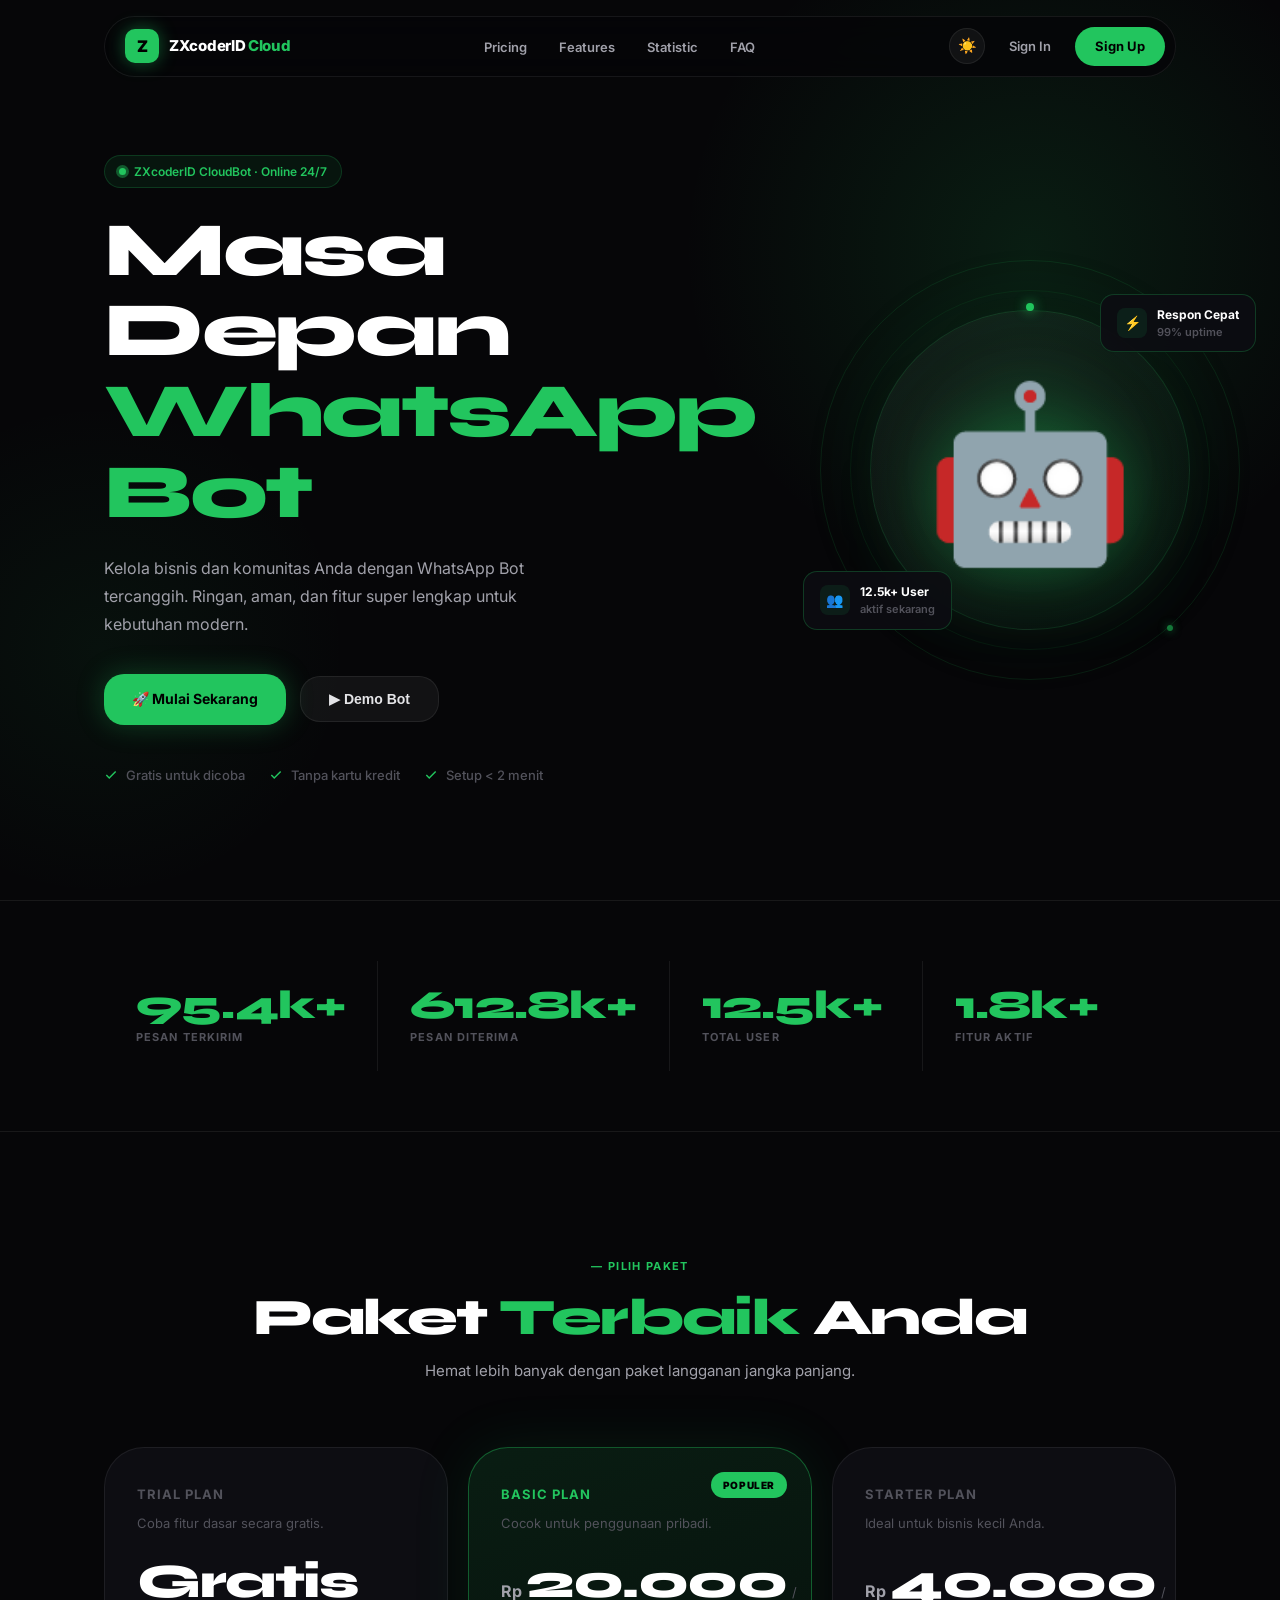
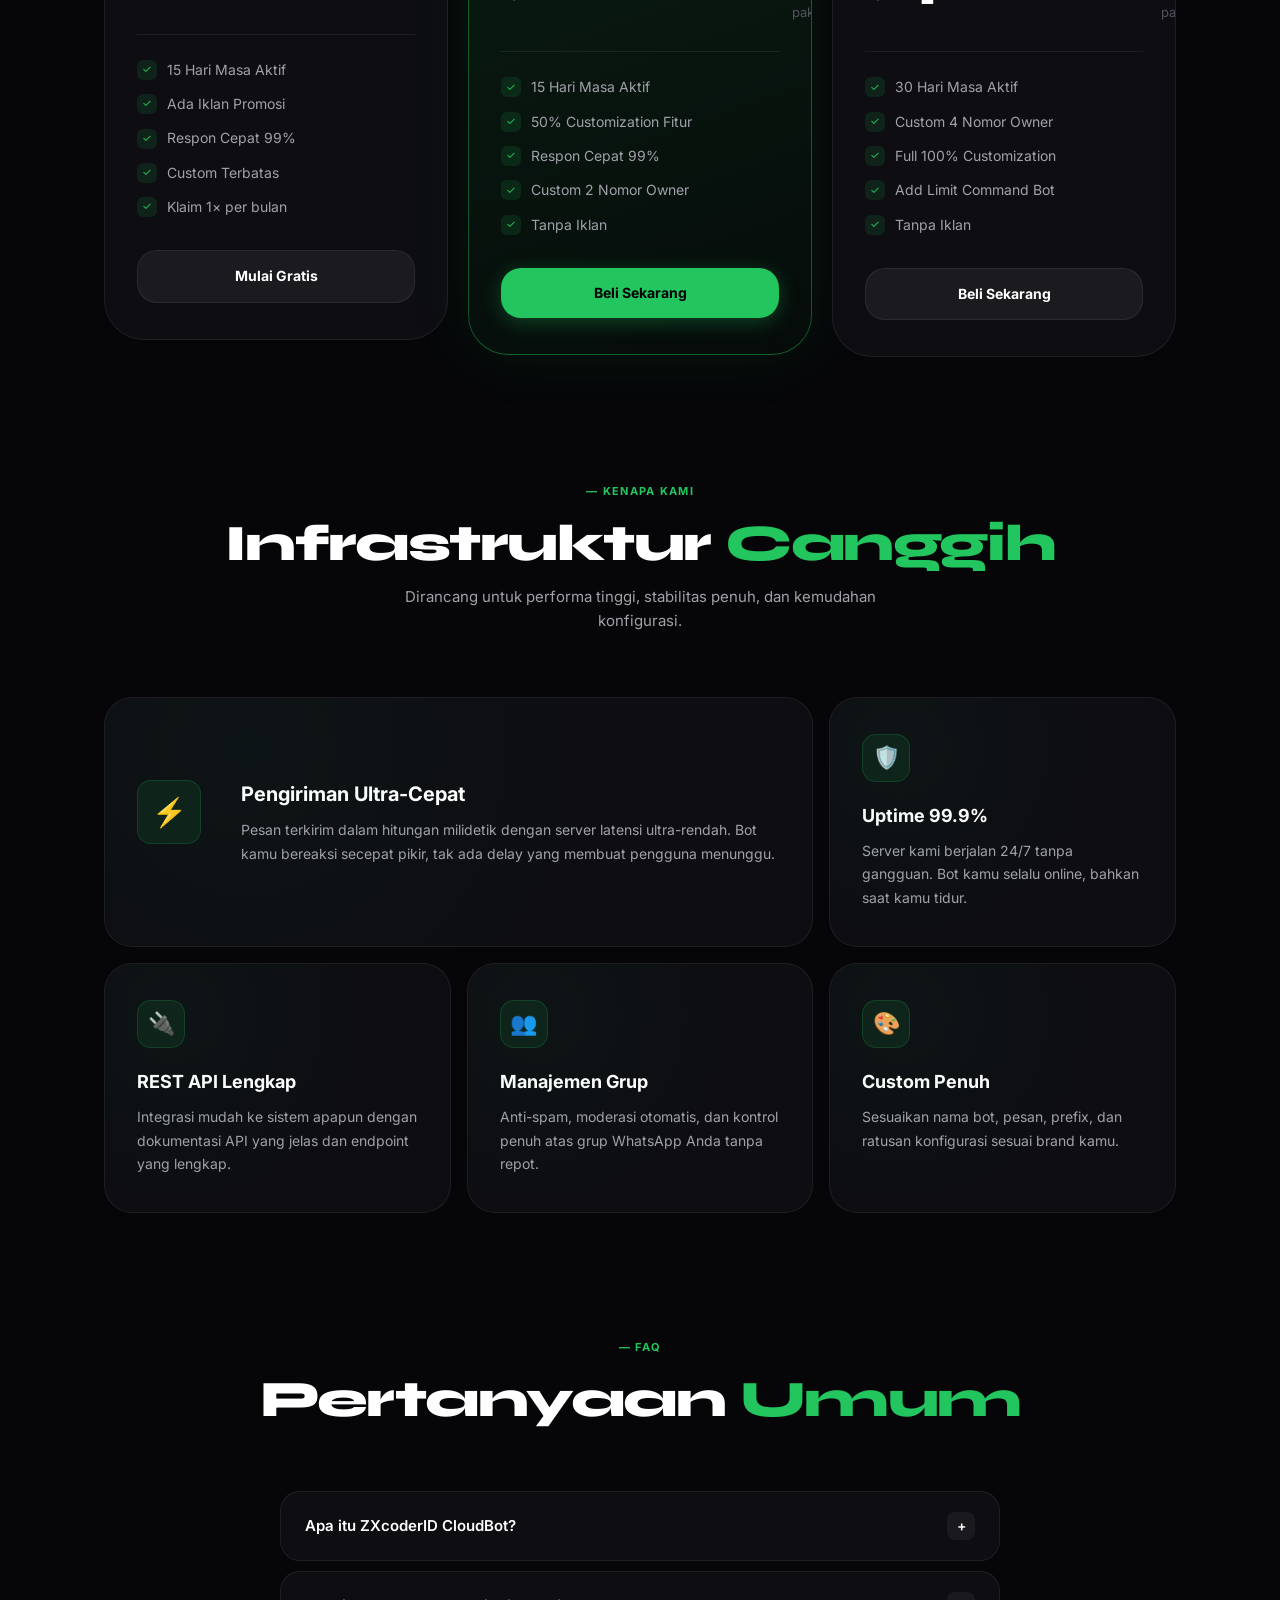
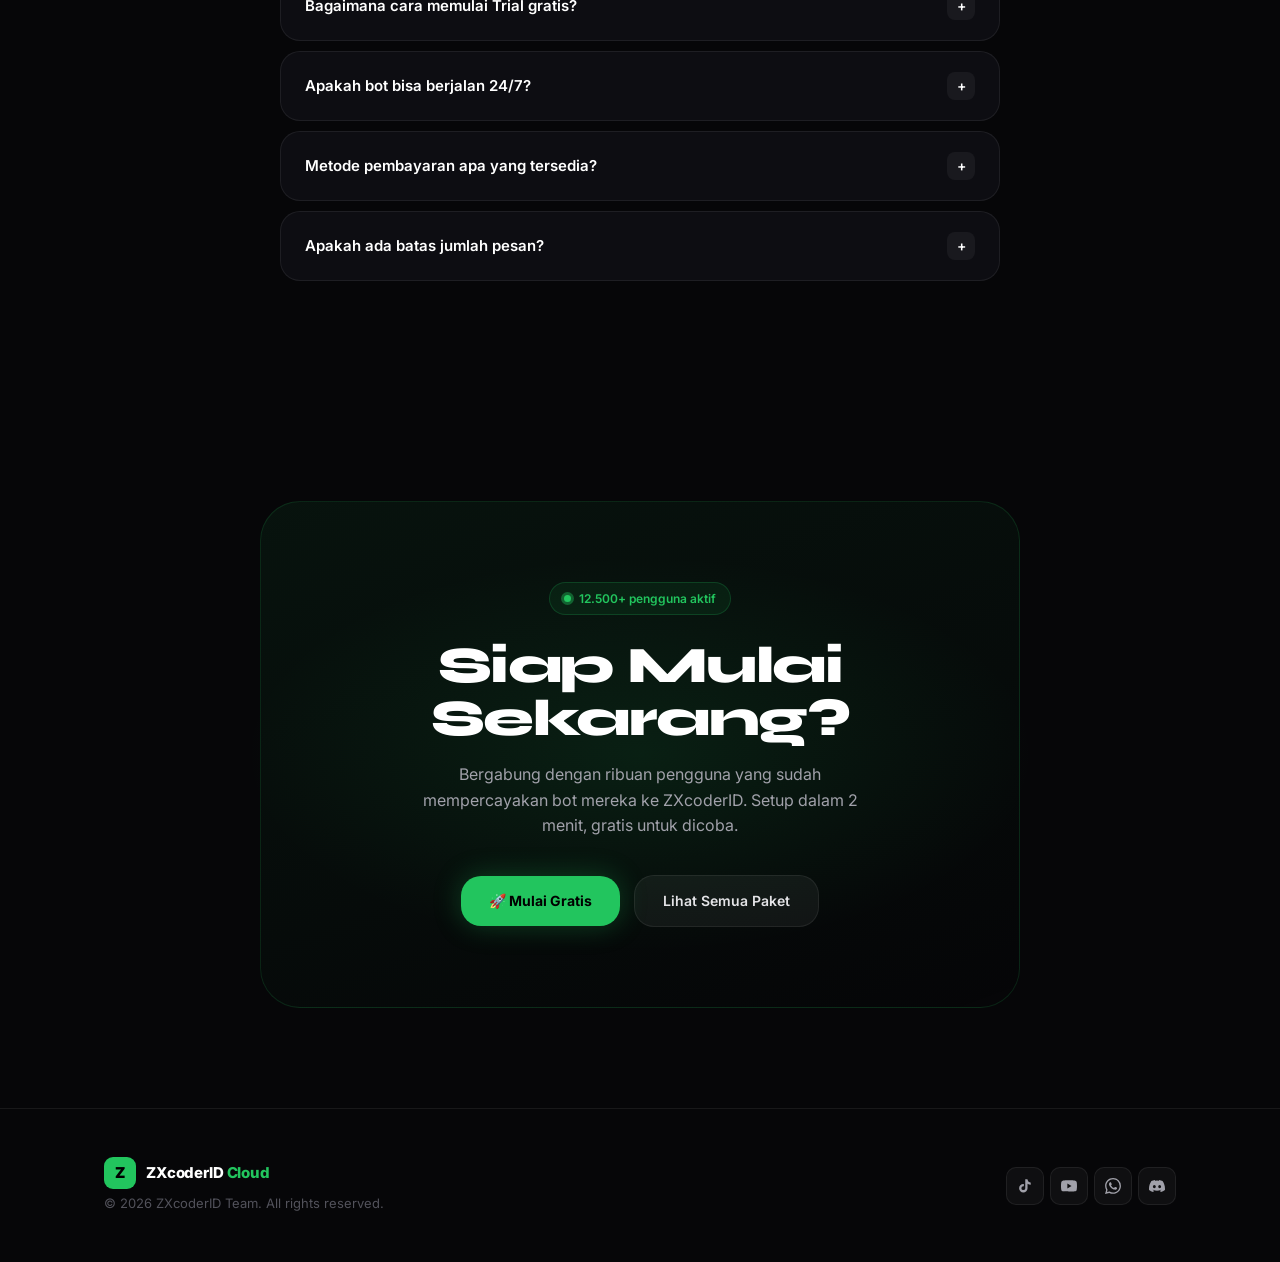
<file: index-1.html>
<!DOCTYPE html>
<html lang="id">
<head>
<meta charset="UTF-8">
<meta name="viewport" content="width=device-width, initial-scale=1.0">
<title>ZXcoderID Cloud — WhatsApp Bot Tercanggih</title>
<link rel="preconnect" href="https://fonts.googleapis.com">
<link rel="preconnect" href="https://fonts.gstatic.com" crossorigin>
<link href="https://fonts.googleapis.com/css2?family=Inter:wght@300;400;500;600;700;800;900&family=Syne:wght@700;800&display=swap" rel="stylesheet">
<style>
/* ─── RESET & BASE ───────────────────────────────── */
*,*::before,*::after{box-sizing:border-box;margin:0;padding:0}
html{scroll-behavior:smooth;-webkit-font-smoothing:antialiased}

:root{
  --bg:       #060608;
  --bg-2:     #0d0d12;
  --bg-card:  rgba(255,255,255,0.030);
  --border:   rgba(255,255,255,0.07);
  --border-g: rgba(34,197,94,0.25);
  --green:    #22c55e;
  --green-2:  #16a34a;
  --green-dim:rgba(34,197,94,0.10);
  --white:    #ffffff;
  --gray-1:   #e4e4e7;
  --gray-2:   #a1a1aa;
  --gray-3:   #52525b;
  --gray-4:   #27272a;
  --radius-s: 12px;
  --radius-m: 20px;
  --radius-l: 28px;
  --radius-xl:40px;
}

body{
  background:var(--bg);
  color:var(--white);
  font-family:'Inter',sans-serif;
  font-size:16px;
  line-height:1.6;
  overflow-x:hidden;
}

/* ─── SCROLLBAR ──────────────────────────────────── */
::-webkit-scrollbar{width:5px}
::-webkit-scrollbar-track{background:var(--bg)}
::-webkit-scrollbar-thumb{background:var(--gray-4);border-radius:99px}

/* ─── TYPOGRAPHY ─────────────────────────────────── */
.display{font-family:'Syne',sans-serif;font-weight:800;line-height:1.05;letter-spacing:-0.03em}
.label-tag{font-size:11px;font-weight:700;letter-spacing:.12em;text-transform:uppercase}

/* ─── UTILITIES ──────────────────────────────────── */
.container{max-width:1120px;margin:0 auto;padding:0 24px}
@media(max-width:768px){.container{padding:0 18px}}

.glass{
  background:var(--bg-card);
  border:1px solid var(--border);
  backdrop-filter:blur(16px);
}
.badge{
  display:inline-flex;align-items:center;gap:8px;
  background:rgba(34,197,94,0.08);
  border:1px solid rgba(34,197,94,0.20);
  color:var(--green);
  padding:6px 14px;border-radius:99px;
  font-size:12px;font-weight:600;
}
.badge-dot{
  width:7px;height:7px;border-radius:50%;
  background:var(--green);
  position:relative;
}
.badge-dot::after{
  content:'';position:absolute;inset:-3px;
  border-radius:50%;background:var(--green);
  opacity:.4;animation:pulse 2s ease infinite;
}
@keyframes pulse{0%,100%{transform:scale(1);opacity:.4}50%{transform:scale(1.8);opacity:0}}

.btn-primary{
  display:inline-flex;align-items:center;gap:9px;
  background:var(--green);color:#000;
  padding:14px 28px;border-radius:var(--radius-m);
  font-size:14px;font-weight:700;text-decoration:none;
  border:none;cursor:pointer;
  transition:background .2s,transform .18s,box-shadow .2s;
  box-shadow:0 0 28px rgba(34,197,94,0.28);
}
.btn-primary:hover{background:#1eaf52;transform:translateY(-2px);box-shadow:0 8px 36px rgba(34,197,94,0.38)}

.btn-ghost{
  display:inline-flex;align-items:center;gap:9px;
  background:rgba(255,255,255,0.05);
  border:1px solid var(--border);
  color:var(--gray-1);
  padding:14px 28px;border-radius:var(--radius-m);
  font-size:14px;font-weight:600;text-decoration:none;
  cursor:pointer;
  transition:background .2s,border-color .2s,transform .18s;
}
.btn-ghost:hover{background:rgba(255,255,255,0.09);border-color:rgba(255,255,255,0.14);transform:translateY(-2px)}

/* ─── REVEAL ANIMATION ───────────────────────────── */
.reveal{opacity:0;transform:translateY(32px);transition:opacity .65s ease,transform .65s ease}
.reveal.in{opacity:1;transform:none}
.reveal[data-delay="1"]{transition-delay:.1s}
.reveal[data-delay="2"]{transition-delay:.2s}
.reveal[data-delay="3"]{transition-delay:.3s}
.reveal[data-delay="4"]{transition-delay:.4s}

/* ─── NAVBAR ─────────────────────────────────────── */
nav{
  position:fixed;top:0;left:0;right:0;z-index:200;
  padding:16px 0;
}
nav .inner{
  max-width:1120px;margin:0 auto;padding:0 24px;
  display:flex;align-items:center;justify-content:space-between;
  gap:16px;
}
.nav-pill{
  display:flex;align-items:center;justify-content:space-between;
  background:rgba(6,6,8,0.82);
  border:1px solid rgba(255,255,255,0.07);
  border-radius:99px;
  padding:10px 10px 10px 20px;
  backdrop-filter:blur(24px);
  width:100%;
  gap:12px;
}
.nav-logo{
  display:flex;align-items:center;gap:10px;
  text-decoration:none;color:var(--white);flex-shrink:0;
}
.nav-logo-icon{
  width:34px;height:34px;background:var(--green);
  border-radius:10px;display:flex;align-items:center;justify-content:center;
  font-size:16px;font-weight:900;color:#000;
  box-shadow:0 0 18px rgba(34,197,94,0.45);
  flex-shrink:0;
}
.nav-logo span{font-size:15px;font-weight:800;letter-spacing:-.02em}
.nav-logo span em{font-style:normal;color:var(--green)}

.nav-links{
  display:flex;align-items:center;gap:4px;
  list-style:none;
}
.nav-links a{
  padding:8px 14px;border-radius:99px;
  font-size:13px;font-weight:600;color:var(--gray-2);
  text-decoration:none;transition:color .18s,background .18s;
}
.nav-links a:hover{color:var(--white);background:rgba(255,255,255,0.06)}

.nav-actions{display:flex;align-items:center;gap:8px;flex-shrink:0}
.nav-btn-sign{
  padding:9px 20px;border-radius:99px;
  font-size:13px;font-weight:700;
  background:var(--green);color:#000;
  text-decoration:none;transition:background .18s;
  white-space:nowrap;
}
.nav-btn-sign:hover{background:#1eaf52}
.nav-btn-login{
  padding:9px 16px;border-radius:99px;
  font-size:13px;font-weight:600;
  color:var(--gray-2);text-decoration:none;
  transition:color .18s;white-space:nowrap;
}
.nav-btn-login:hover{color:var(--white)}

/* theme toggle */
.theme-btn{
  width:36px;height:36px;border-radius:99px;
  background:rgba(255,255,255,0.05);
  border:1px solid var(--border);
  display:flex;align-items:center;justify-content:center;
  cursor:pointer;font-size:15px;transition:background .18s;
}
.theme-btn:hover{background:rgba(255,255,255,0.10)}

/* mobile burger */
.burger{
  display:none;width:38px;height:38px;
  background:rgba(255,255,255,0.05);
  border:1px solid var(--border);
  border-radius:10px;
  align-items:center;justify-content:center;
  cursor:pointer;flex-direction:column;gap:5px;
}
.burger span{
  display:block;width:18px;height:1.5px;
  background:var(--white);border-radius:2px;
  transition:transform .25s,opacity .25s;
}
.burger.open span:nth-child(1){transform:translateY(6.5px) rotate(45deg)}
.burger.open span:nth-child(2){opacity:0}
.burger.open span:nth-child(3){transform:translateY(-6.5px) rotate(-45deg)}

/* mobile menu */
.mobile-nav{
  display:none;
  position:fixed;top:0;left:0;right:0;bottom:0;
  background:rgba(6,6,8,.97);
  z-index:190;
  padding:90px 24px 32px;
  flex-direction:column;gap:6px;
}
.mobile-nav.open{display:flex}
.mobile-nav a{
  display:flex;align-items:center;justify-content:space-between;
  padding:16px 20px;border-radius:16px;
  background:rgba(255,255,255,0.03);border:1px solid var(--border);
  font-size:15px;font-weight:700;color:var(--white);
  text-decoration:none;transition:background .18s,border-color .18s;
}
.mobile-nav a:hover{background:rgba(34,197,94,0.07);border-color:var(--border-g)}
.mobile-nav-btns{display:grid;grid-template-columns:1fr 1fr;gap:10px;margin-top:12px}
.mobile-nav-btns a{
  justify-content:center;padding:15px;
  font-size:14px;
}
.mobile-nav-btns a.primary{background:var(--green);color:#000;border-color:transparent}

@media(max-width:900px){
  .nav-links,.nav-btn-login{display:none}
  .burger{display:flex}
}

/* ─── HERO ───────────────────────────────────────── */
#hero{
  min-height:100vh;
  display:flex;align-items:center;
  padding:120px 0 80px;
  position:relative;overflow:hidden;
}
.hero-glow{
  position:absolute;
  width:700px;height:700px;
  background:radial-gradient(circle,rgba(34,197,94,0.12) 0%,transparent 70%);
  top:-100px;right:-100px;
  pointer-events:none;
}
.hero-glow-2{
  position:absolute;
  width:500px;height:500px;
  background:radial-gradient(circle,rgba(34,197,94,0.06) 0%,transparent 70%);
  bottom:0;left:-150px;
  pointer-events:none;
}
.hero-grid{
  display:grid;grid-template-columns:1fr 1fr;
  align-items:center;gap:64px;
  position:relative;z-index:1;
}
@media(max-width:900px){
  .hero-grid{grid-template-columns:1fr;text-align:center;gap:48px}
  .hero-actions{justify-content:center}
}
.hero-eyebrow{margin-bottom:22px}
.hero-title{
  font-size:clamp(44px,6vw,80px);
  color:var(--white);margin-bottom:22px;
}
.hero-title .accent{color:var(--green)}
.hero-subtitle{
  font-size:16px;color:var(--gray-2);
  max-width:440px;line-height:1.75;
  margin-bottom:36px;
}
@media(max-width:900px){.hero-subtitle{margin-left:auto;margin-right:auto}}
.hero-actions{display:flex;align-items:center;gap:14px;flex-wrap:wrap}
.hero-note{
  margin-top:40px;
  display:flex;align-items:center;gap:24px;flex-wrap:wrap;
}
@media(max-width:900px){.hero-note{justify-content:center}}
.hero-note-item{
  display:flex;align-items:center;gap:8px;
  font-size:13px;color:var(--gray-3);font-weight:500;
}
.hero-note-item svg{color:var(--green)}

/* Bot visual */
.hero-visual{
  display:flex;align-items:center;justify-content:center;
  position:relative;
}
.bot-ring{
  position:relative;
  width:min(420px,90vw);height:min(420px,90vw);
}
.bot-ring-outer{
  position:absolute;inset:0;border-radius:50%;
  border:1px solid rgba(34,197,94,0.12);
  animation:spin-slow 18s linear infinite;
}
.bot-ring-outer::before{
  content:'';position:absolute;
  width:8px;height:8px;background:var(--green);border-radius:50%;
  top:10%;left:50%;transform:translateX(-50%);
  box-shadow:0 0 12px var(--green);
}
.bot-ring-inner{
  position:absolute;inset:30px;border-radius:50%;
  border:1px solid rgba(34,197,94,0.08);
  animation:spin-slow 12s linear infinite reverse;
}
.bot-ring-inner::before{
  content:'';position:absolute;
  width:6px;height:6px;background:rgba(34,197,94,0.6);border-radius:50%;
  bottom:5%;right:10%;
  box-shadow:0 0 8px rgba(34,197,94,0.6);
}
@keyframes spin-slow{from{transform:rotate(0deg)}to{transform:rotate(360deg)}}

.bot-card{
  position:absolute;inset:50px;
  background:linear-gradient(145deg,rgba(255,255,255,0.05) 0%,rgba(34,197,94,0.04) 100%);
  border:1px solid rgba(34,197,94,0.15);
  border-radius:50%;
  display:flex;align-items:center;justify-content:center;
  box-shadow:0 0 80px rgba(34,197,94,0.08),inset 0 0 60px rgba(34,197,94,0.03);
}
.bot-avatar{font-size:clamp(100px,18vw,170px);line-height:1;filter:drop-shadow(0 0 40px rgba(34,197,94,0.5))}

.hero-float-badge{
  position:absolute;
  background:rgba(13,13,18,0.90);
  border:1px solid var(--border-g);
  border-radius:14px;padding:10px 16px;
  display:flex;align-items:center;gap:10px;
  font-size:12px;font-weight:600;
  backdrop-filter:blur(12px);
  animation:float 4s ease-in-out infinite;
}
.hero-float-badge.top-right{top:8%;right:-4%;animation-delay:0s}
.hero-float-badge.bottom-left{bottom:12%;left:-4%;animation-delay:2s}
.hero-float-badge .icon{
  width:30px;height:30px;background:var(--green-dim);
  border-radius:8px;display:flex;align-items:center;justify-content:center;
  font-size:14px;
}
@keyframes float{0%,100%{transform:translateY(0)}50%{transform:translateY(-8px)}}
@media(max-width:900px){
  .hero-float-badge.top-right{right:0;top:0}
  .hero-float-badge.bottom-left{left:0;bottom:2%}
}

/* ─── STATS BAR ──────────────────────────────────── */
#stats{padding:60px 0;border-top:1px solid var(--border);border-bottom:1px solid var(--border)}
.stats-grid{
  display:grid;grid-template-columns:repeat(4,1fr);
  gap:0;
}
.stat-item{
  padding:24px 32px;
  border-right:1px solid var(--border);
  position:relative;
}
.stat-item:last-child{border-right:none}
@media(max-width:768px){
  .stats-grid{grid-template-columns:repeat(2,1fr)}
  .stat-item:nth-child(2){border-right:none}
  .stat-item:nth-child(3){border-right:1px solid var(--border)}
  .stat-item{border-bottom:1px solid var(--border)}
  .stat-item:nth-child(3),.stat-item:nth-child(4){border-bottom:none}
}
.stat-num{
  font-family:'Syne',sans-serif;
  font-size:clamp(28px,4vw,40px);
  font-weight:800;color:var(--green);
  letter-spacing:-.02em;line-height:1;
  margin-bottom:4px;
}
.stat-label{font-size:11px;font-weight:700;letter-spacing:.10em;text-transform:uppercase;color:var(--gray-3)}

/* ─── PRICING ────────────────────────────────────── */
#pricing{padding:120px 0}
.section-header{text-align:center;margin-bottom:64px}
.section-eyebrow{
  display:inline-flex;align-items:center;gap:8px;
  font-size:11px;font-weight:700;letter-spacing:.12em;text-transform:uppercase;
  color:var(--green);margin-bottom:16px;
}
.section-title{
  font-size:clamp(32px,4vw,52px);
  color:var(--white);margin-bottom:14px;
}
.section-title .accent{color:var(--green)}
.section-sub{font-size:15px;color:var(--gray-2);max-width:480px;margin:0 auto}

.pricing-grid{
  display:grid;grid-template-columns:repeat(3,1fr);
  gap:20px;align-items:start;
}
@media(max-width:900px){
  .pricing-grid{grid-template-columns:1fr;max-width:440px;margin:0 auto}
}

.pricing-card{
  border-radius:var(--radius-xl);
  padding:36px 32px;
  display:flex;flex-direction:column;gap:0;
  position:relative;overflow:hidden;
  transition:transform .3s ease,box-shadow .3s ease;
}
.pricing-card:hover{transform:translateY(-6px)}

.pricing-card.default{
  background:var(--bg-2);
  border:1px solid var(--border);
}
.pricing-card.default:hover{box-shadow:0 20px 60px rgba(0,0,0,0.4)}

.pricing-card.featured{
  background:linear-gradient(160deg,rgba(34,197,94,0.12) 0%,rgba(22,163,74,0.04) 100%);
  border:1.5px solid rgba(34,197,94,0.40);
  box-shadow:0 0 60px rgba(34,197,94,0.10);
  /* slight scale handled by padding compensation */
}
.pricing-card.featured:hover{box-shadow:0 24px 70px rgba(34,197,94,0.20)}

.pricing-badge{
  position:absolute;top:24px;right:24px;
  background:var(--green);color:#000;
  font-size:10px;font-weight:900;letter-spacing:.06em;text-transform:uppercase;
  padding:5px 12px;border-radius:99px;
}
.pricing-plan-name{
  font-size:13px;font-weight:700;letter-spacing:.08em;text-transform:uppercase;
  color:var(--gray-3);margin-bottom:8px;
}
.pricing-card.featured .pricing-plan-name{color:var(--green)}
.pricing-desc{font-size:13px;color:var(--gray-3);margin-bottom:24px}
.pricing-price{
  margin-bottom:28px;
  display:flex;align-items:baseline;gap:4px;
}
.price-currency{font-size:16px;font-weight:700;color:var(--gray-2)}
.price-amount{
  font-family:'Syne',sans-serif;
  font-size:48px;font-weight:800;color:var(--white);
  line-height:1;letter-spacing:-.03em;
}
.price-period{font-size:13px;color:var(--gray-3);margin-left:2px}
.price-free{
  font-family:'Syne',sans-serif;
  font-size:48px;font-weight:800;color:var(--white);
  line-height:1;letter-spacing:-.03em;
}
.pricing-divider{
  height:1px;background:var(--border);
  margin-bottom:24px;
}
.pricing-features{
  list-style:none;display:flex;flex-direction:column;gap:12px;
  margin-bottom:32px;flex:1;
}
.pricing-features li{
  display:flex;align-items:center;gap:10px;
  font-size:14px;color:var(--gray-2);
}
.pricing-features li .check{
  width:20px;height:20px;border-radius:6px;
  background:rgba(34,197,94,0.12);flex-shrink:0;
  display:flex;align-items:center;justify-content:center;
  font-size:11px;color:var(--green);
}
.pricing-cta{
  display:block;text-align:center;
  padding:14px;border-radius:var(--radius-m);
  font-size:14px;font-weight:700;text-decoration:none;
  transition:transform .18s,opacity .18s,background .18s;
}
.pricing-cta:hover{transform:translateY(-2px);opacity:.92}
.cta-default{
  background:rgba(255,255,255,0.06);
  border:1px solid var(--border);
  color:var(--white);
}
.cta-featured{
  background:var(--green);color:#000;
  box-shadow:0 4px 20px rgba(34,197,94,0.30);
}

/* ─── FEATURES ───────────────────────────────────── */
#features{padding:0 0 120px}
.features-bento{
  display:grid;
  grid-template-columns:repeat(12,1fr);
  grid-template-rows:auto;
  gap:16px;
}
.feat-card{
  background:var(--bg-2);
  border:1px solid var(--border);
  border-radius:var(--radius-l);
  padding:36px 32px;
  transition:border-color .3s,transform .3s;
  position:relative;overflow:hidden;
}
.feat-card::before{
  content:'';position:absolute;
  inset:0;border-radius:var(--radius-l);
  background:radial-gradient(circle at 20% 20%,rgba(34,197,94,0.04) 0%,transparent 60%);
  pointer-events:none;
}
.feat-card:hover{border-color:rgba(34,197,94,0.20);transform:translateY(-4px)}

.feat-card.span-4{grid-column:span 4}
.feat-card.span-6{grid-column:span 6}
.feat-card.span-8{grid-column:span 8}
.feat-card.span-12{grid-column:span 12}

@media(max-width:900px){
  .feat-card.span-4,.feat-card.span-6,.feat-card.span-8,.feat-card.span-12{grid-column:span 12}
}

.feat-icon{
  width:48px;height:48px;border-radius:14px;
  background:rgba(34,197,94,0.10);
  border:1px solid rgba(34,197,94,0.18);
  display:flex;align-items:center;justify-content:center;
  font-size:22px;margin-bottom:20px;
}
.feat-title{font-size:18px;font-weight:700;margin-bottom:8px}
.feat-desc{font-size:14px;color:var(--gray-2);line-height:1.7}

/* wide feature card */
.feat-card.wide{
  display:flex;align-items:center;gap:40px;
}
@media(max-width:768px){.feat-card.wide{flex-direction:column;gap:24px}}
.feat-card.wide .feat-icon{width:64px;height:64px;font-size:28px;flex-shrink:0}
.feat-card.wide .feat-text .feat-title{font-size:20px}

/* ─── FAQ ────────────────────────────────────────── */
#faq{padding:0 0 120px}
.faq-list{display:flex;flex-direction:column;gap:10px;max-width:720px;margin:0 auto}
.faq-item{
  background:var(--bg-2);border:1px solid var(--border);
  border-radius:var(--radius-m);overflow:hidden;
  transition:border-color .25s;
}
.faq-item.open{border-color:rgba(34,197,94,0.25)}
.faq-q{
  width:100%;display:flex;align-items:center;justify-content:space-between;
  gap:16px;padding:20px 24px;
  background:none;border:none;color:var(--white);
  font-size:15px;font-weight:600;font-family:'Inter',sans-serif;
  text-align:left;cursor:pointer;
  transition:color .18s;
}
.faq-q:hover{color:var(--green)}
.faq-icon{
  width:28px;height:28px;border-radius:8px;
  background:rgba(255,255,255,0.05);
  display:flex;align-items:center;justify-content:center;
  flex-shrink:0;font-size:14px;
  transition:transform .3s,background .2s;
}
.faq-item.open .faq-icon{transform:rotate(45deg);background:var(--green-dim)}
.faq-a{
  max-height:0;overflow:hidden;
  transition:max-height .35s ease,padding .35s ease;
  padding:0 24px;
}
.faq-a p{padding-bottom:20px;font-size:14px;color:var(--gray-2);line-height:1.75}
.faq-item.open .faq-a{max-height:300px;padding-bottom:0}

/* ─── CTA SECTION ────────────────────────────────── */
#cta{
  padding:100px 0;
  position:relative;overflow:hidden;
}
.cta-glow{
  position:absolute;
  width:800px;height:400px;
  background:radial-gradient(ellipse,rgba(34,197,94,0.10) 0%,transparent 70%);
  top:50%;left:50%;transform:translate(-50%,-50%);
  pointer-events:none;
}
.cta-inner{
  position:relative;z-index:1;
  text-align:center;
  background:linear-gradient(160deg,rgba(34,197,94,0.07) 0%,rgba(6,6,8,0) 100%);
  border:1px solid rgba(34,197,94,0.15);
  border-radius:var(--radius-xl);
  padding:80px 40px;
  max-width:760px;margin:0 auto;
}
.cta-inner h2{font-size:clamp(32px,4vw,52px);margin-bottom:16px}
.cta-inner p{font-size:16px;color:var(--gray-2);margin-bottom:36px;max-width:480px;margin-left:auto;margin-right:auto}
.cta-actions{display:flex;align-items:center;justify-content:center;gap:14px;flex-wrap:wrap}

/* ─── FOOTER ─────────────────────────────────────── */
footer{
  border-top:1px solid var(--border);
  padding:48px 0;
}
.footer-inner{
  display:flex;align-items:center;justify-content:space-between;
  flex-wrap:wrap;gap:24px;
}
.footer-logo{
  display:flex;align-items:center;gap:10px;
  text-decoration:none;color:var(--white);
}
.footer-logo-icon{
  width:32px;height:32px;background:var(--green);
  border-radius:9px;display:flex;align-items:center;justify-content:center;
  font-size:15px;font-weight:900;color:#000;
}
.footer-brand{font-size:15px;font-weight:800;letter-spacing:-.01em}
.footer-brand em{font-style:normal;color:var(--green)}
.footer-copy{font-size:13px;color:var(--gray-3);margin-top:4px}
.footer-socials{display:flex;align-items:center;gap:6px}
.footer-socials a{
  width:38px;height:38px;border-radius:10px;
  background:rgba(255,255,255,0.04);border:1px solid var(--border);
  display:flex;align-items:center;justify-content:center;
  font-size:16px;color:var(--gray-2);text-decoration:none;
  transition:color .18s,border-color .18s,background .18s;
}
.footer-socials a:hover{color:var(--green);border-color:var(--border-g);background:var(--green-dim)}

/* ─── LIGHT THEME ────────────────────────────────── */
body.light{
  --bg:#f4f6f4;
  --bg-2:#eef0ee;
  --bg-card:rgba(0,0,0,0.025);
  --border:rgba(0,0,0,0.08);
  --border-g:rgba(22,163,74,0.30);
  --white:#0f0f0f;
  --gray-1:#1a1a1a;
  --gray-2:#4a4a4a;
  --gray-3:#888;
  --gray-4:#ccc;
}
body.light nav{background:transparent}
body.light .nav-pill{background:rgba(244,246,244,0.88)}
</style>
</head>
<body>

<!-- ═══ NAVBAR ═══════════════════════════════════════ -->
<nav>
  <div class="inner">
    <div class="nav-pill">
      <a href="#" class="nav-logo">
        <div class="nav-logo-icon">Z</div>
        <span>ZXcoderID <em>Cloud</em></span>
      </a>

      <ul class="nav-links">
        <li><a href="#pricing">Pricing</a></li>
        <li><a href="#features">Features</a></li>
        <li><a href="#stats">Statistic</a></li>
        <li><a href="#faq">FAQ</a></li>
      </ul>

      <div class="nav-actions">
        <button class="theme-btn" id="themeBtn" title="Toggle theme">🌙</button>
        <a href="#" class="nav-btn-login">Sign In</a>
        <a href="#" class="nav-btn-sign">Sign Up</a>
        <button class="burger" id="burgerBtn" aria-label="Menu">
          <span></span><span></span><span></span>
        </button>
      </div>
    </div>
  </div>
</nav>

<!-- ═══ MOBILE MENU ══════════════════════════════════ -->
<div class="mobile-nav" id="mobileNav">
  <a href="#pricing">Pricing <span>→</span></a>
  <a href="#features">Features <span>→</span></a>
  <a href="#stats">Statistic <span>→</span></a>
  <a href="#faq">FAQ <span>→</span></a>
  <div class="mobile-nav-btns">
    <a href="#">Sign In</a>
    <a href="#" class="primary">Sign Up</a>
  </div>
</div>

<!-- ═══ HERO ══════════════════════════════════════════ -->
<section id="hero">
  <div class="hero-glow"></div>
  <div class="hero-glow-2"></div>
  <div class="container">
    <div class="hero-grid">

      <div>
        <div class="hero-eyebrow reveal">
          <div class="badge">
            <span class="badge-dot"></span>
            ZXcoderID CloudBot · Online 24/7
          </div>
        </div>
        <h1 class="display hero-title reveal" data-delay="1">
          Masa Depan<br>
          <span class="accent">WhatsApp<br>Bot</span>
        </h1>
        <p class="hero-subtitle reveal" data-delay="2">
          Kelola bisnis dan komunitas Anda dengan WhatsApp Bot tercanggih.
          Ringan, aman, dan fitur super lengkap untuk kebutuhan modern.
        </p>
        <div class="hero-actions reveal" data-delay="3">
          <a href="#" class="btn-primary">
            🚀 Mulai Sekarang
          </a>
          <button class="btn-ghost">▶ Demo Bot</button>
        </div>
        <div class="hero-note reveal" data-delay="4">
          <div class="hero-note-item">
            <svg width="14" height="14" fill="none" viewBox="0 0 24 24" stroke="currentColor" stroke-width="2.5"><polyline points="20 6 9 17 4 12"/></svg>
            Gratis untuk dicoba
          </div>
          <div class="hero-note-item">
            <svg width="14" height="14" fill="none" viewBox="0 0 24 24" stroke="currentColor" stroke-width="2.5"><polyline points="20 6 9 17 4 12"/></svg>
            Tanpa kartu kredit
          </div>
          <div class="hero-note-item">
            <svg width="14" height="14" fill="none" viewBox="0 0 24 24" stroke="currentColor" stroke-width="2.5"><polyline points="20 6 9 17 4 12"/></svg>
            Setup &lt; 2 menit
          </div>
        </div>
      </div>

      <div class="hero-visual reveal" data-delay="2">
        <div class="bot-ring">
          <div class="bot-ring-outer"></div>
          <div class="bot-ring-inner"></div>
          <div class="bot-card">
            <div class="bot-avatar">🤖</div>
          </div>
          <div class="hero-float-badge top-right">
            <div class="icon">⚡</div>
            <div>
              <div style="font-size:12px;font-weight:700;color:#fff">Respon Cepat</div>
              <div style="font-size:11px;color:var(--gray-3)">99% uptime</div>
            </div>
          </div>
          <div class="hero-float-badge bottom-left">
            <div class="icon">👥</div>
            <div>
              <div style="font-size:12px;font-weight:700;color:#fff">12.5k+ User</div>
              <div style="font-size:11px;color:var(--gray-3)">aktif sekarang</div>
            </div>
          </div>
        </div>
      </div>

    </div>
  </div>
</section>

<!-- ═══ STATS ══════════════════════════════════════════ -->
<section id="stats">
  <div class="container">
    <div class="stats-grid">
      <div class="stat-item reveal">
        <div class="stat-num">95.4k+</div>
        <div class="stat-label">Pesan Terkirim</div>
      </div>
      <div class="stat-item reveal" data-delay="1">
        <div class="stat-num">612.8k+</div>
        <div class="stat-label">Pesan Diterima</div>
      </div>
      <div class="stat-item reveal" data-delay="2">
        <div class="stat-num">12.5k+</div>
        <div class="stat-label">Total User</div>
      </div>
      <div class="stat-item reveal" data-delay="3">
        <div class="stat-num">1.8k+</div>
        <div class="stat-label">Fitur Aktif</div>
      </div>
    </div>
  </div>
</section>

<!-- ═══ PRICING ════════════════════════════════════════ -->
<section id="pricing">
  <div class="container">
    <div class="section-header reveal">
      <div class="section-eyebrow">— Pilih Paket</div>
      <h2 class="display section-title">Paket <span class="accent">Terbaik</span> Anda</h2>
      <p class="section-sub">Hemat lebih banyak dengan paket langganan jangka panjang.</p>
    </div>
    <div class="pricing-grid">

      <!-- Trial -->
      <div class="pricing-card default reveal">
        <div class="pricing-plan-name">Trial Plan</div>
        <div class="pricing-desc">Coba fitur dasar secara gratis.</div>
        <div class="pricing-price">
          <div class="price-free">Gratis</div>
        </div>
        <div class="pricing-divider"></div>
        <ul class="pricing-features">
          <li><span class="check">✓</span>15 Hari Masa Aktif</li>
          <li><span class="check">✓</span>Ada Iklan Promosi</li>
          <li><span class="check">✓</span>Respon Cepat 99%</li>
          <li><span class="check">✓</span>Custom Terbatas</li>
          <li><span class="check">✓</span>Klaim 1× per bulan</li>
        </ul>
        <a href="#" class="pricing-cta cta-default">Mulai Gratis</a>
      </div>

      <!-- Basic (Featured) -->
      <div class="pricing-card featured reveal" data-delay="1">
        <div class="pricing-badge">Populer</div>
        <div class="pricing-plan-name">Basic Plan</div>
        <div class="pricing-desc">Cocok untuk penggunaan pribadi.</div>
        <div class="pricing-price">
          <span class="price-currency">Rp</span>
          <span class="price-amount">20.000</span>
          <span class="price-period">/ paket</span>
        </div>
        <div class="pricing-divider"></div>
        <ul class="pricing-features">
          <li><span class="check">✓</span>15 Hari Masa Aktif</li>
          <li><span class="check">✓</span>50% Customization Fitur</li>
          <li><span class="check">✓</span>Respon Cepat 99%</li>
          <li><span class="check">✓</span>Custom 2 Nomor Owner</li>
          <li><span class="check">✓</span>Tanpa Iklan</li>
        </ul>
        <a href="#" class="pricing-cta cta-featured">Beli Sekarang</a>
      </div>

      <!-- Starter -->
      <div class="pricing-card default reveal" data-delay="2">
        <div class="pricing-plan-name">Starter Plan</div>
        <div class="pricing-desc">Ideal untuk bisnis kecil Anda.</div>
        <div class="pricing-price">
          <span class="price-currency">Rp</span>
          <span class="price-amount">40.000</span>
          <span class="price-period">/ paket</span>
        </div>
        <div class="pricing-divider"></div>
        <ul class="pricing-features">
          <li><span class="check">✓</span>30 Hari Masa Aktif</li>
          <li><span class="check">✓</span>Custom 4 Nomor Owner</li>
          <li><span class="check">✓</span>Full 100% Customization</li>
          <li><span class="check">✓</span>Add Limit Command Bot</li>
          <li><span class="check">✓</span>Tanpa Iklan</li>
        </ul>
        <a href="#" class="pricing-cta cta-default">Beli Sekarang</a>
      </div>

    </div>
  </div>
</section>

<!-- ═══ FEATURES ═══════════════════════════════════════ -->
<section id="features">
  <div class="container">
    <div class="section-header reveal">
      <div class="section-eyebrow">— Kenapa Kami</div>
      <h2 class="display section-title">Infrastruktur <span class="accent">Canggih</span></h2>
      <p class="section-sub">Dirancang untuk performa tinggi, stabilitas penuh, dan kemudahan konfigurasi.</p>
    </div>
    <div class="features-bento">

      <div class="feat-card span-8 wide reveal">
        <div class="feat-icon">⚡</div>
        <div class="feat-text">
          <div class="feat-title">Pengiriman Ultra-Cepat</div>
          <div class="feat-desc">Pesan terkirim dalam hitungan milidetik dengan server latensi ultra-rendah. Bot kamu bereaksi secepat pikir, tak ada delay yang membuat pengguna menunggu.</div>
        </div>
      </div>

      <div class="feat-card span-4 reveal" data-delay="1">
        <div class="feat-icon">🛡️</div>
        <div class="feat-title">Uptime 99.9%</div>
        <div class="feat-desc">Server kami berjalan 24/7 tanpa gangguan. Bot kamu selalu online, bahkan saat kamu tidur.</div>
      </div>

      <div class="feat-card span-4 reveal">
        <div class="feat-icon">🔌</div>
        <div class="feat-title">REST API Lengkap</div>
        <div class="feat-desc">Integrasi mudah ke sistem apapun dengan dokumentasi API yang jelas dan endpoint yang lengkap.</div>
      </div>

      <div class="feat-card span-4 reveal" data-delay="1">
        <div class="feat-icon">👥</div>
        <div class="feat-title">Manajemen Grup</div>
        <div class="feat-desc">Anti-spam, moderasi otomatis, dan kontrol penuh atas grup WhatsApp Anda tanpa repot.</div>
      </div>

      <div class="feat-card span-4 reveal" data-delay="2">
        <div class="feat-icon">🎨</div>
        <div class="feat-title">Custom Penuh</div>
        <div class="feat-desc">Sesuaikan nama bot, pesan, prefix, dan ratusan konfigurasi sesuai brand kamu.</div>
      </div>

    </div>
  </div>
</section>

<!-- ═══ FAQ ════════════════════════════════════════════ -->
<section id="faq">
  <div class="container">
    <div class="section-header reveal">
      <div class="section-eyebrow">— FAQ</div>
      <h2 class="display section-title">Pertanyaan <span class="accent">Umum</span></h2>
    </div>
    <div class="faq-list">

      <div class="faq-item reveal">
        <button class="faq-q">
          Apa itu ZXcoderID CloudBot?
          <span class="faq-icon">+</span>
        </button>
        <div class="faq-a"><p>ZXcoderID CloudBot adalah layanan WhatsApp Bot berbasis cloud yang memungkinkan kamu mengelola bot WhatsApp dengan mudah tanpa server sendiri. Daftar, pilih paket, dan koneksikan nomor — selesai.</p></div>
      </div>

      <div class="faq-item reveal" data-delay="1">
        <button class="faq-q">
          Bagaimana cara memulai Trial gratis?
          <span class="faq-icon">+</span>
        </button>
        <div class="faq-a"><p>Daftar akun, lalu klaim Trial Plan secara gratis di dashboard. Trial berlaku 15 hari dan bisa diklaim ulang setiap 1 bulan. Tidak perlu kartu kredit atau pembayaran apapun.</p></div>
      </div>

      <div class="faq-item reveal" data-delay="2">
        <button class="faq-q">
          Apakah bot bisa berjalan 24/7?
          <span class="faq-icon">+</span>
        </button>
        <div class="faq-a"><p>Ya, semua paket mendukung bot online 24/7 tanpa perlu menyalakan HP atau laptop. Server kami menjamin uptime 99.9% untuk memastikan bot selalu aktif melayani pengguna.</p></div>
      </div>

      <div class="faq-item reveal" data-delay="3">
        <button class="faq-q">
          Metode pembayaran apa yang tersedia?
          <span class="faq-icon">+</span>
        </button>
        <div class="faq-a"><p>Kami menerima transfer bank, QRIS, GoPay, OVO, Dana, dan dompet digital lainnya. Aktivasi bot berjalan otomatis setelah pembayaran diterima — biasanya dalam hitungan detik.</p></div>
      </div>

      <div class="faq-item reveal" data-delay="4">
        <button class="faq-q">
          Apakah ada batas jumlah pesan?
          <span class="faq-icon">+</span>
        </button>
        <div class="faq-a"><p>Tidak ada batas pesan harian pada paket Basic dan Starter. Semua paket dirancang untuk mampu menangani ribuan pesan per hari tanpa throttle.</p></div>
      </div>

    </div>
  </div>
</section>

<!-- ═══ CTA ════════════════════════════════════════════ -->
<section id="cta">
  <div class="cta-glow"></div>
  <div class="container">
    <div class="cta-inner reveal">
      <div class="badge" style="margin-bottom:24px">
        <span class="badge-dot"></span>
        12.500+ pengguna aktif
      </div>
      <h2 class="display">Siap <span class="accent">Mulai</span> Sekarang?</h2>
      <p>Bergabung dengan ribuan pengguna yang sudah mempercayakan bot mereka ke ZXcoderID. Setup dalam 2 menit, gratis untuk dicoba.</p>
      <div class="cta-actions">
        <a href="#" class="btn-primary">🚀 Mulai Gratis</a>
        <a href="#pricing" class="btn-ghost">Lihat Semua Paket</a>
      </div>
    </div>
  </div>
</section>

<!-- ═══ FOOTER ════════════════════════════════════════ -->
<footer>
  <div class="container">
    <div class="footer-inner">
      <div>
        <a href="#" class="footer-logo">
          <div class="footer-logo-icon">Z</div>
          <span class="footer-brand">ZXcoderID <em>Cloud</em></span>
        </a>
        <p class="footer-copy">© 2026 ZXcoderID Team. All rights reserved.</p>
      </div>
      <div class="footer-socials">
        <a href="#" title="TikTok">
          <svg width="16" height="16" viewBox="0 0 24 24" fill="currentColor"><path d="M19.59 6.69a4.83 4.83 0 01-3.77-4.25V2h-3.45v13.67a2.89 2.89 0 01-2.88 2.5 2.89 2.89 0 01-2.89-2.89 2.89 2.89 0 012.89-2.89c.28 0 .54.04.79.1V9.01a6.27 6.27 0 00-.79-.05 6.34 6.34 0 00-6.34 6.34 6.34 6.34 0 006.34 6.34 6.34 6.34 0 006.33-6.34V8.69a8.18 8.18 0 004.77 1.52V6.76a4.85 4.85 0 01-1-.07z"/></svg>
        </a>
        <a href="#" title="YouTube">
          <svg width="16" height="16" viewBox="0 0 24 24" fill="currentColor"><path d="M23.498 6.186a3.016 3.016 0 00-2.122-2.136C19.505 3.545 12 3.545 12 3.545s-7.505 0-9.377.505A3.017 3.017 0 00.502 6.186C0 8.07 0 12 0 12s0 3.93.502 5.814a3.016 3.016 0 002.122 2.136c1.871.505 9.376.505 9.376.505s7.505 0 9.377-.505a3.015 3.015 0 002.122-2.136C24 15.93 24 12 24 12s0-3.93-.502-5.814zM9.545 15.568V8.432L15.818 12l-6.273 3.568z"/></svg>
        </a>
        <a href="#" title="WhatsApp">
          <svg width="16" height="16" viewBox="0 0 24 24" fill="currentColor"><path d="M17.472 14.382c-.297-.149-1.758-.867-2.03-.967-.273-.099-.471-.148-.67.15-.197.297-.767.966-.94 1.164-.173.199-.347.223-.644.075-.297-.15-1.255-.463-2.39-1.475-.883-.788-1.48-1.761-1.653-2.059-.173-.297-.018-.458.13-.606.134-.133.298-.347.446-.52.149-.174.198-.298.298-.497.099-.198.05-.371-.025-.52-.075-.149-.669-1.612-.916-2.207-.242-.579-.487-.5-.669-.51-.173-.008-.371-.01-.57-.01-.198 0-.52.074-.792.372-.272.297-1.04 1.016-1.04 2.479 0 1.462 1.065 2.875 1.213 3.074.149.198 2.096 3.2 5.077 4.487.709.306 1.262.489 1.694.625.712.227 1.36.195 1.871.118.571-.085 1.758-.719 2.006-1.413.248-.694.248-1.289.173-1.413-.074-.124-.272-.198-.57-.347m-5.421 7.403h-.004a9.87 9.87 0 01-5.031-1.378l-.361-.214-3.741.982.998-3.648-.235-.374a9.86 9.86 0 01-1.51-5.26c.001-5.45 4.436-9.884 9.888-9.884 2.64 0 5.122 1.03 6.988 2.898a9.825 9.825 0 012.893 6.994c-.003 5.45-4.437 9.884-9.885 9.884m8.413-18.297A11.815 11.815 0 0012.05 0C5.495 0 .16 5.335.157 11.892c0 2.096.547 4.142 1.588 5.945L.057 24l6.305-1.654a11.882 11.882 0 005.683 1.448h.005c6.554 0 11.89-5.335 11.893-11.893a11.821 11.821 0 00-3.48-8.413z"/></svg>
        </a>
        <a href="#" title="Discord">
          <svg width="16" height="16" viewBox="0 0 24 24" fill="currentColor"><path d="M20.317 4.37a19.791 19.791 0 00-4.885-1.515.074.074 0 00-.079.037c-.21.375-.444.864-.608 1.25a18.27 18.27 0 00-5.487 0 12.64 12.64 0 00-.617-1.25.077.077 0 00-.079-.037A19.736 19.736 0 003.677 4.37a.07.07 0 00-.032.027C.533 9.046-.32 13.58.099 18.057.1 18.08.112 18.1.128 18.116a19.9 19.9 0 005.993 3.03.078.078 0 00.084-.028c.462-.63.874-1.295 1.226-1.994a.076.076 0 00-.041-.106 13.107 13.107 0 01-1.872-.892.077.077 0 01-.008-.128 10.2 10.2 0 00.372-.292.074.074 0 01.077-.01c3.928 1.793 8.18 1.793 12.062 0a.074.074 0 01.078.01c.12.098.246.198.373.292a.077.077 0 01-.006.127 12.299 12.299 0 01-1.873.892.077.077 0 00-.041.107c.36.698.772 1.362 1.225 1.993a.076.076 0 00.084.028 19.839 19.839 0 006.002-3.03.077.077 0 00.032-.054c.5-5.177-.838-9.674-3.549-13.66a.061.061 0 00-.031-.03zM8.02 15.33c-1.183 0-2.157-1.085-2.157-2.419 0-1.333.956-2.419 2.157-2.419 1.21 0 2.176 1.096 2.157 2.42 0 1.333-.956 2.418-2.157 2.418zm7.975 0c-1.183 0-2.157-1.085-2.157-2.419 0-1.333.955-2.419 2.157-2.419 1.21 0 2.176 1.096 2.157 2.42 0 1.333-.946 2.418-2.157 2.418z"/></svg>
        </a>
      </div>
    </div>
  </div>
</footer>

<script>
// ── REVEAL ON SCROLL ──
const revealEls = document.querySelectorAll('.reveal');
const ro = new IntersectionObserver(entries => {
  entries.forEach(e => {
    if (e.isIntersecting) { e.target.classList.add('in'); ro.unobserve(e.target); }
  });
}, { threshold: 0.1 });
revealEls.forEach(el => ro.observe(el));

// ── THEME ──
const themeBtn = document.getElementById('themeBtn');
let light = localStorage.getItem('zx-theme') === 'light';
function applyTheme(l) {
  document.body.classList.toggle('light', l);
  themeBtn.textContent = l ? '🌙' : '☀️';
}
applyTheme(light);
themeBtn.addEventListener('click', () => { light = !light; localStorage.setItem('zx-theme', light ? 'light' : 'dark'); applyTheme(light); });

// ── MOBILE MENU ──
const burgerBtn = document.getElementById('burgerBtn');
const mobileNav = document.getElementById('mobileNav');
burgerBtn.addEventListener('click', () => {
  const open = mobileNav.classList.toggle('open');
  burgerBtn.classList.toggle('open', open);
  document.body.style.overflow = open ? 'hidden' : '';
});
mobileNav.querySelectorAll('a').forEach(a => a.addEventListener('click', () => {
  mobileNav.classList.remove('open');
  burgerBtn.classList.remove('open');
  document.body.style.overflow = '';
}));

// ── FAQ ──
document.querySelectorAll('.faq-q').forEach(btn => {
  btn.addEventListener('click', () => {
    const item = btn.closest('.faq-item');
    const isOpen = item.classList.contains('open');
    document.querySelectorAll('.faq-item').forEach(i => i.classList.remove('open'));
    if (!isOpen) item.classList.add('open');
  });
});

// ── NAV SCROLL SHADOW ──
window.addEventListener('scroll', () => {
  document.querySelector('nav').style.paddingBottom = window.scrollY > 20 ? '12px' : '16px';
});
</script>
</body>
</html>
</file>
